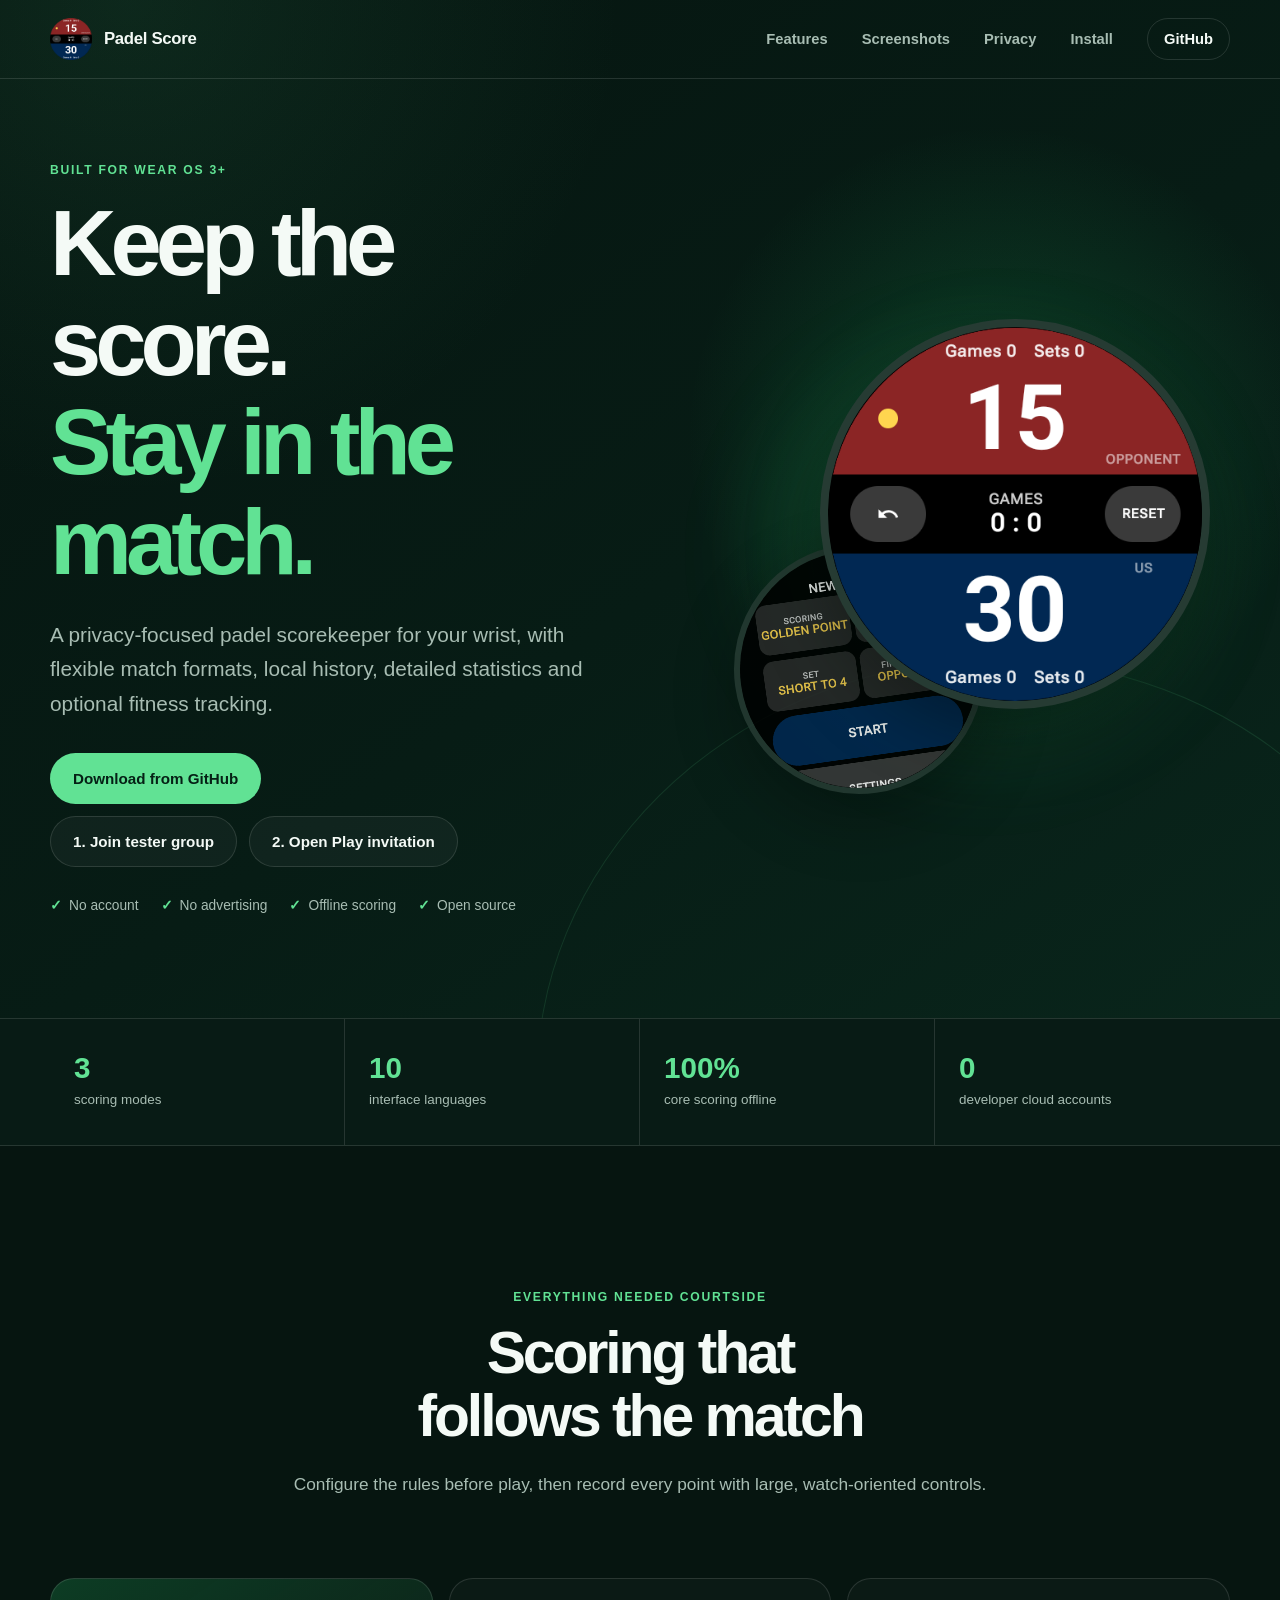
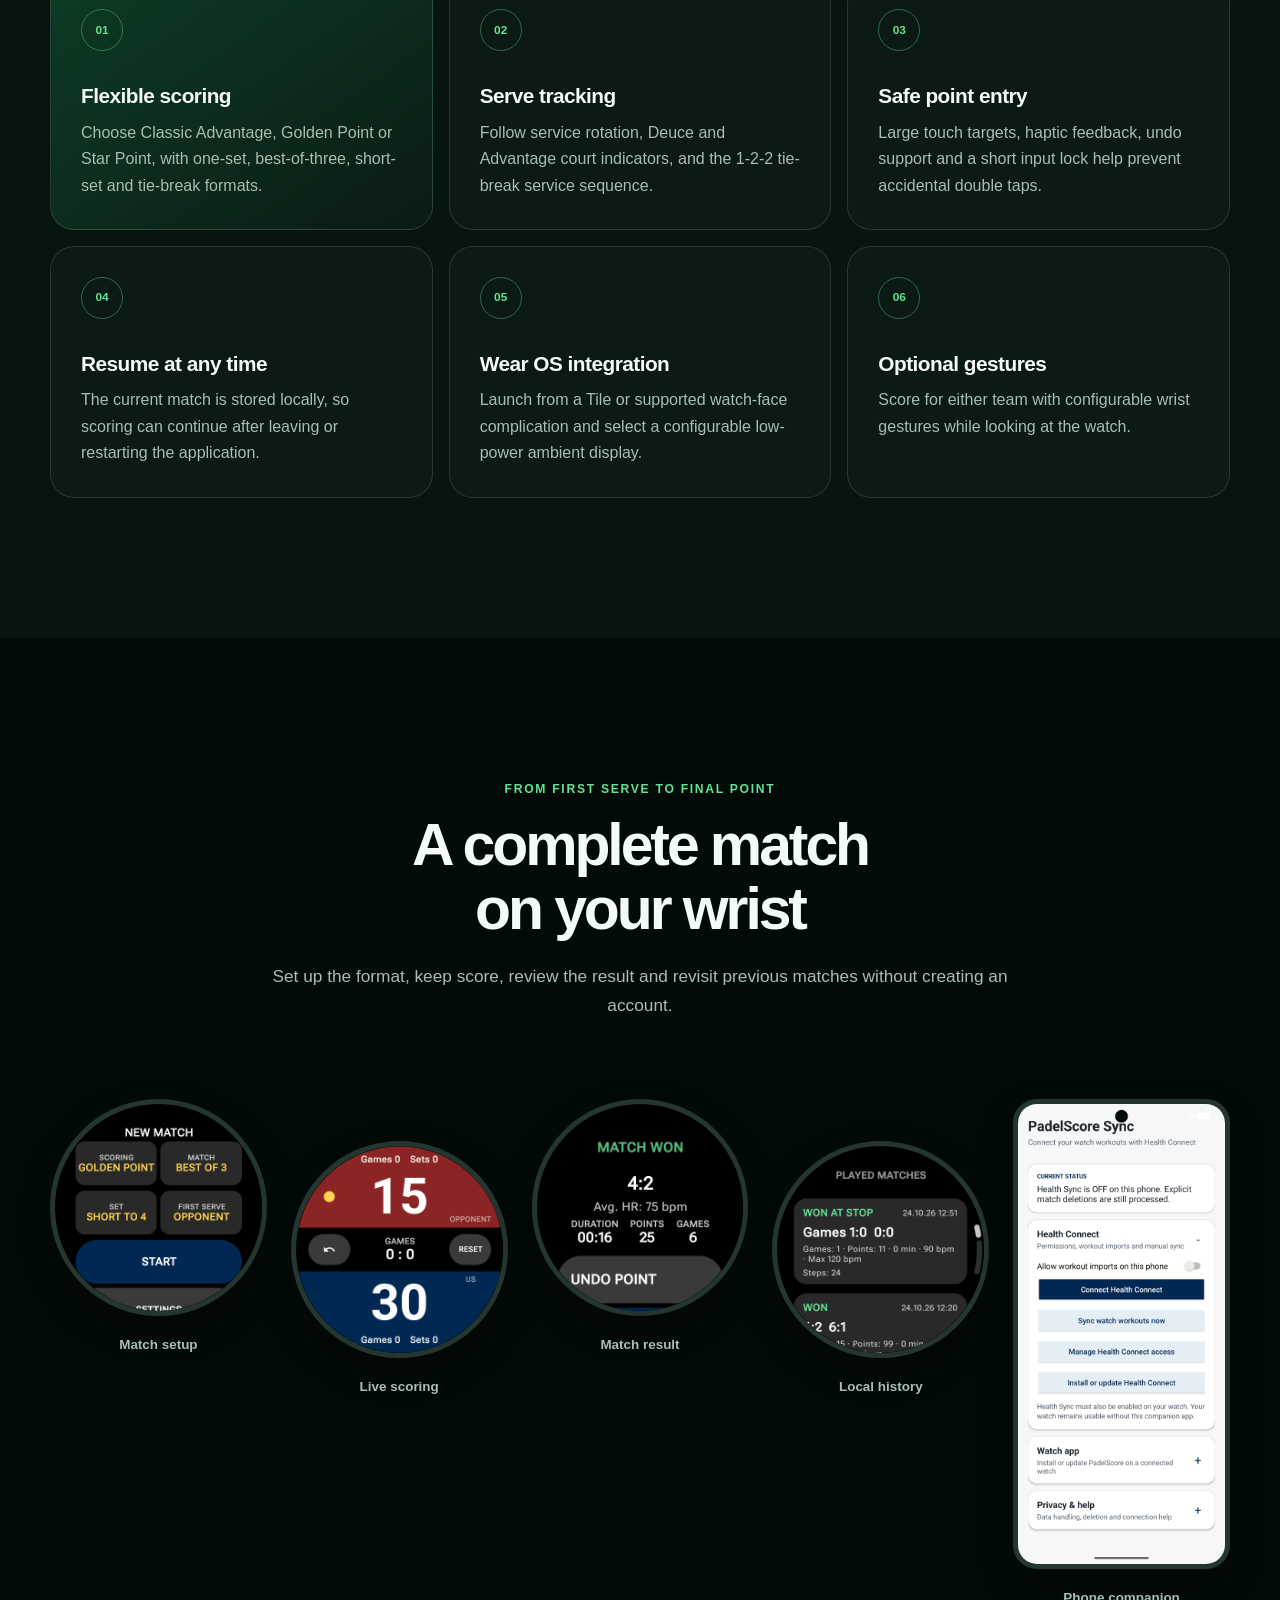
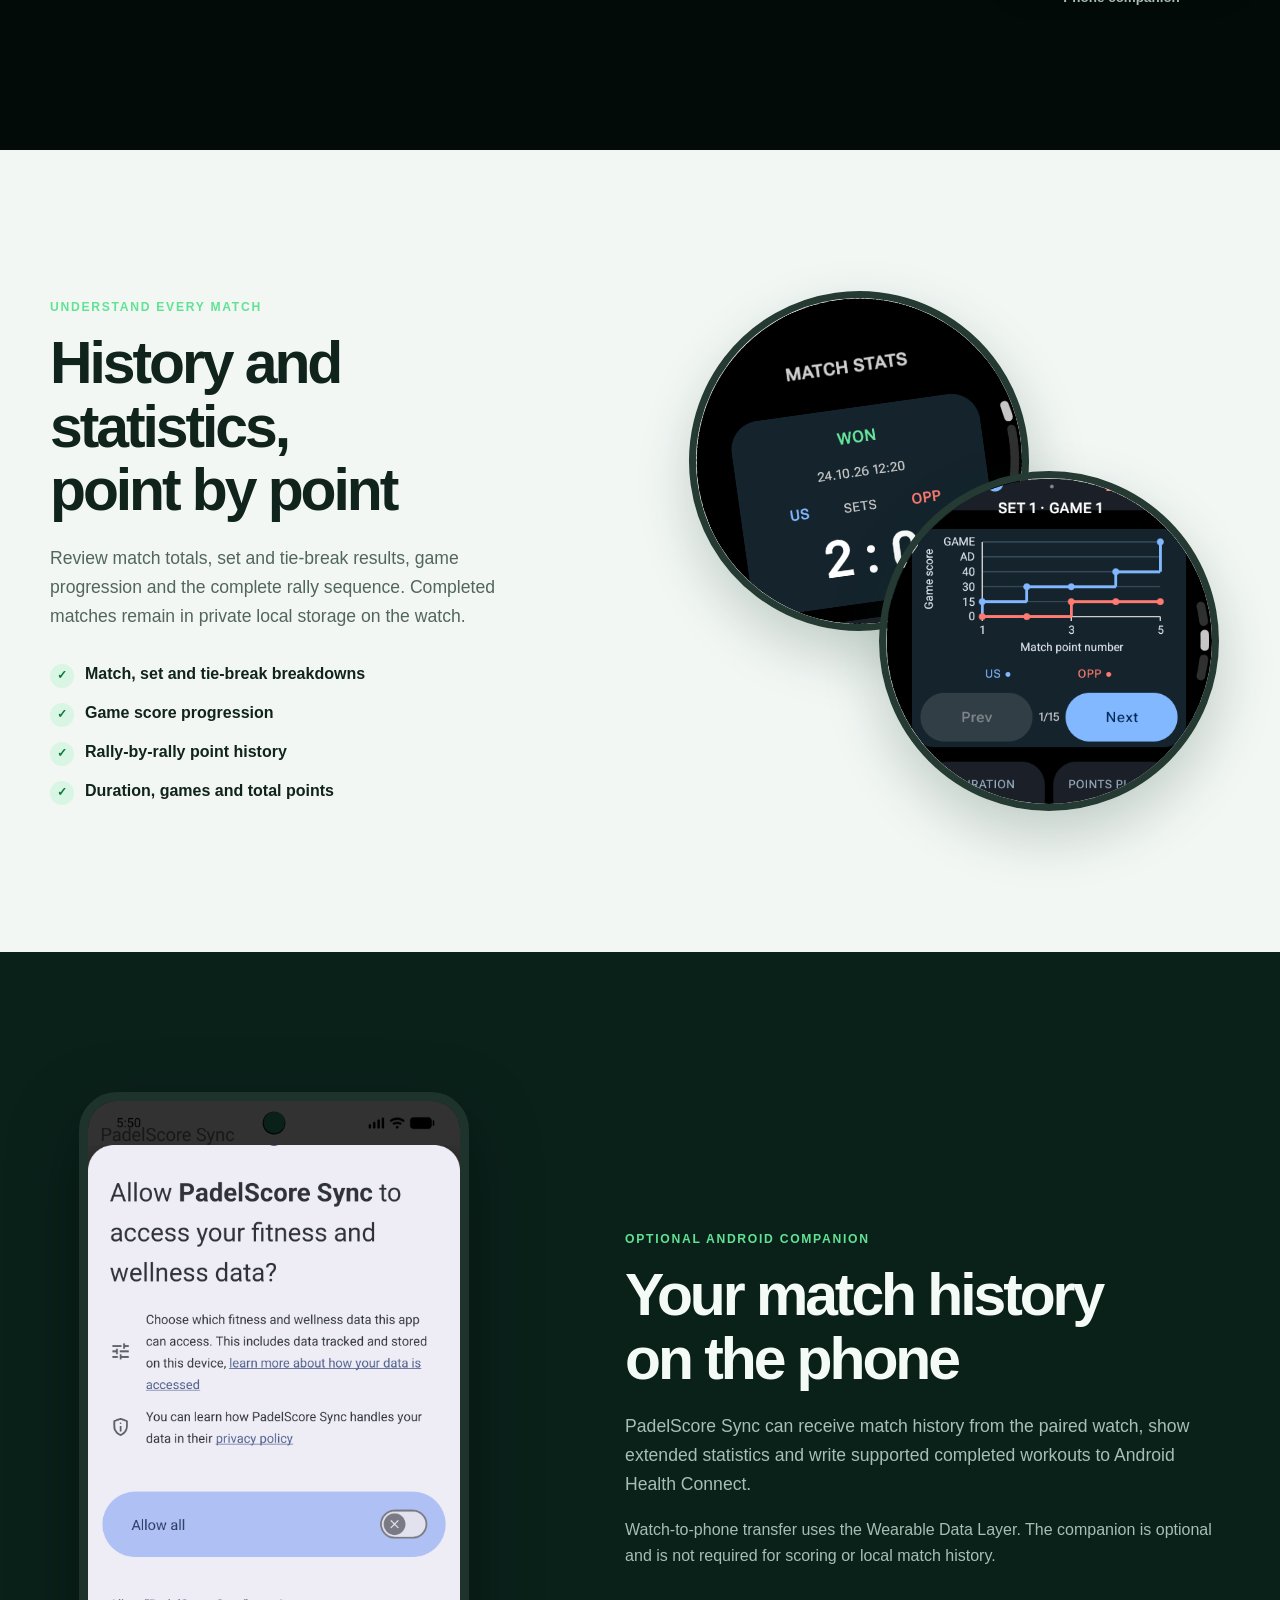
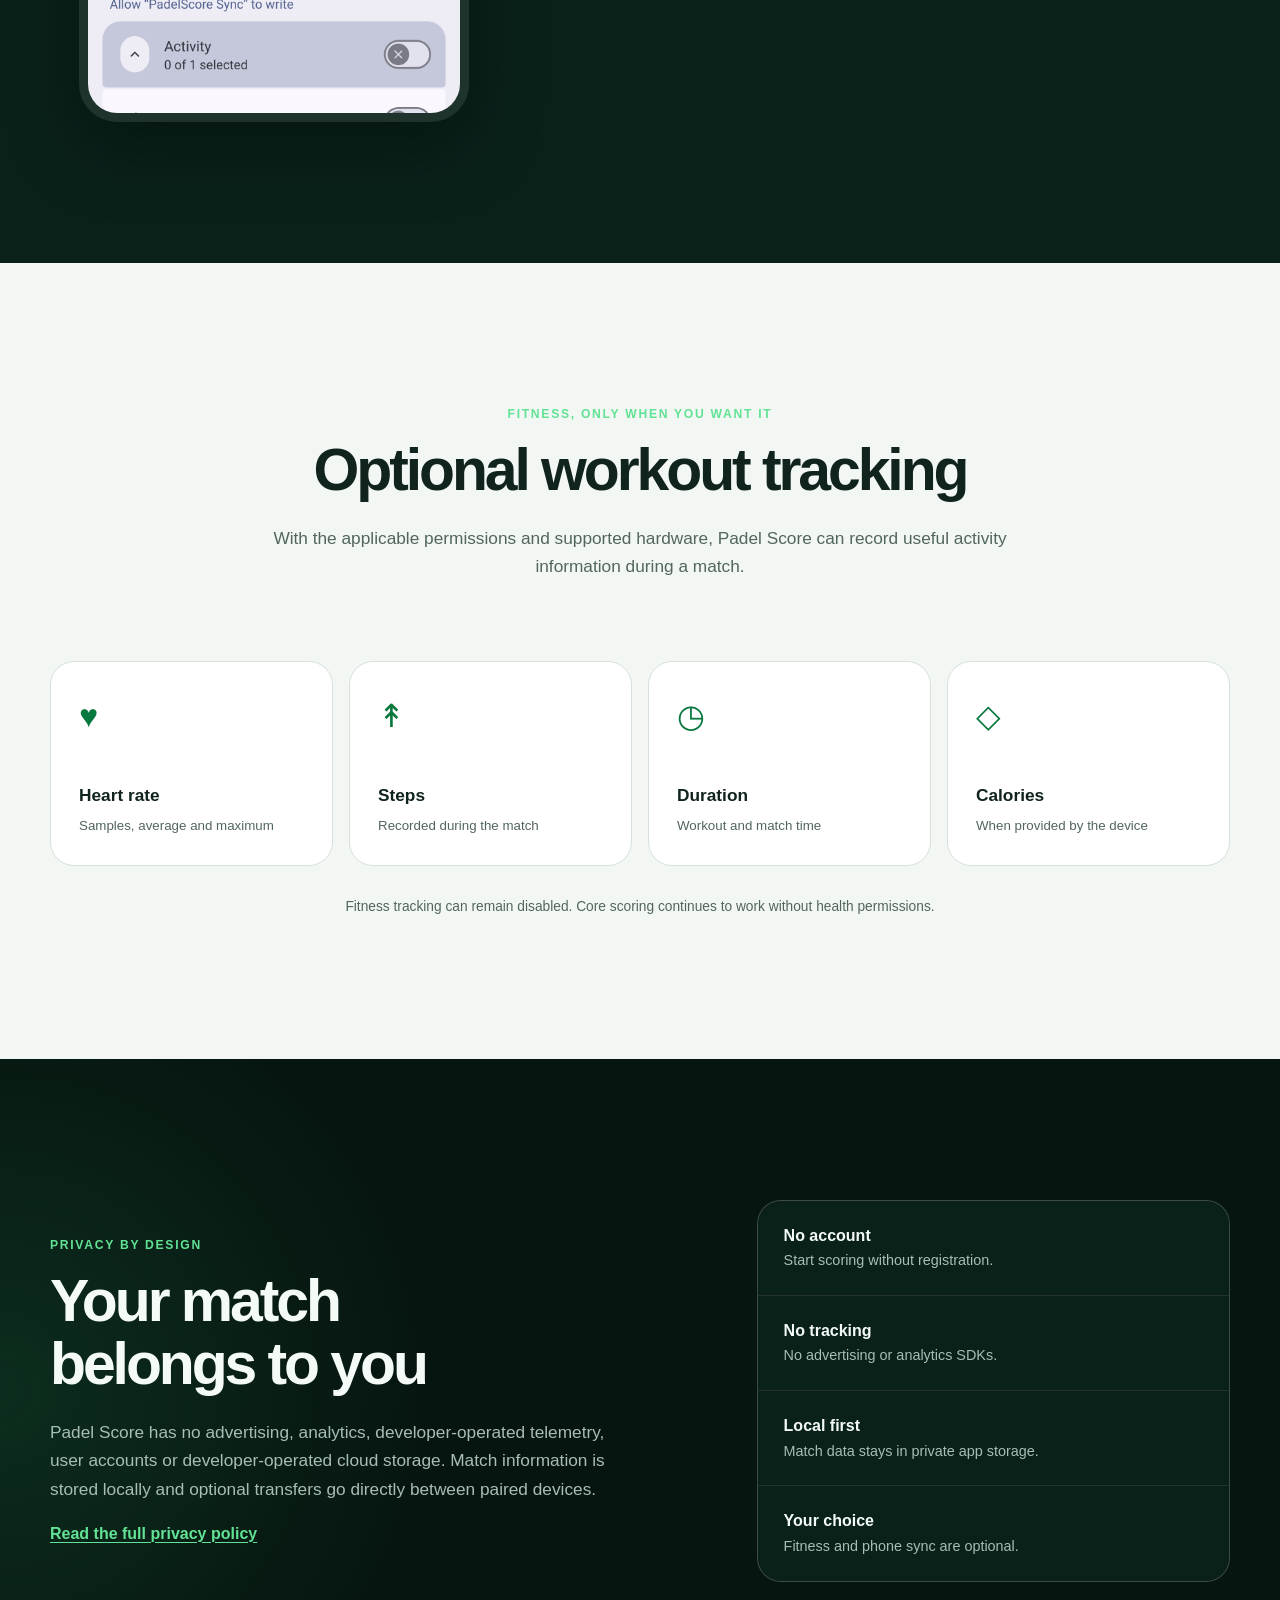
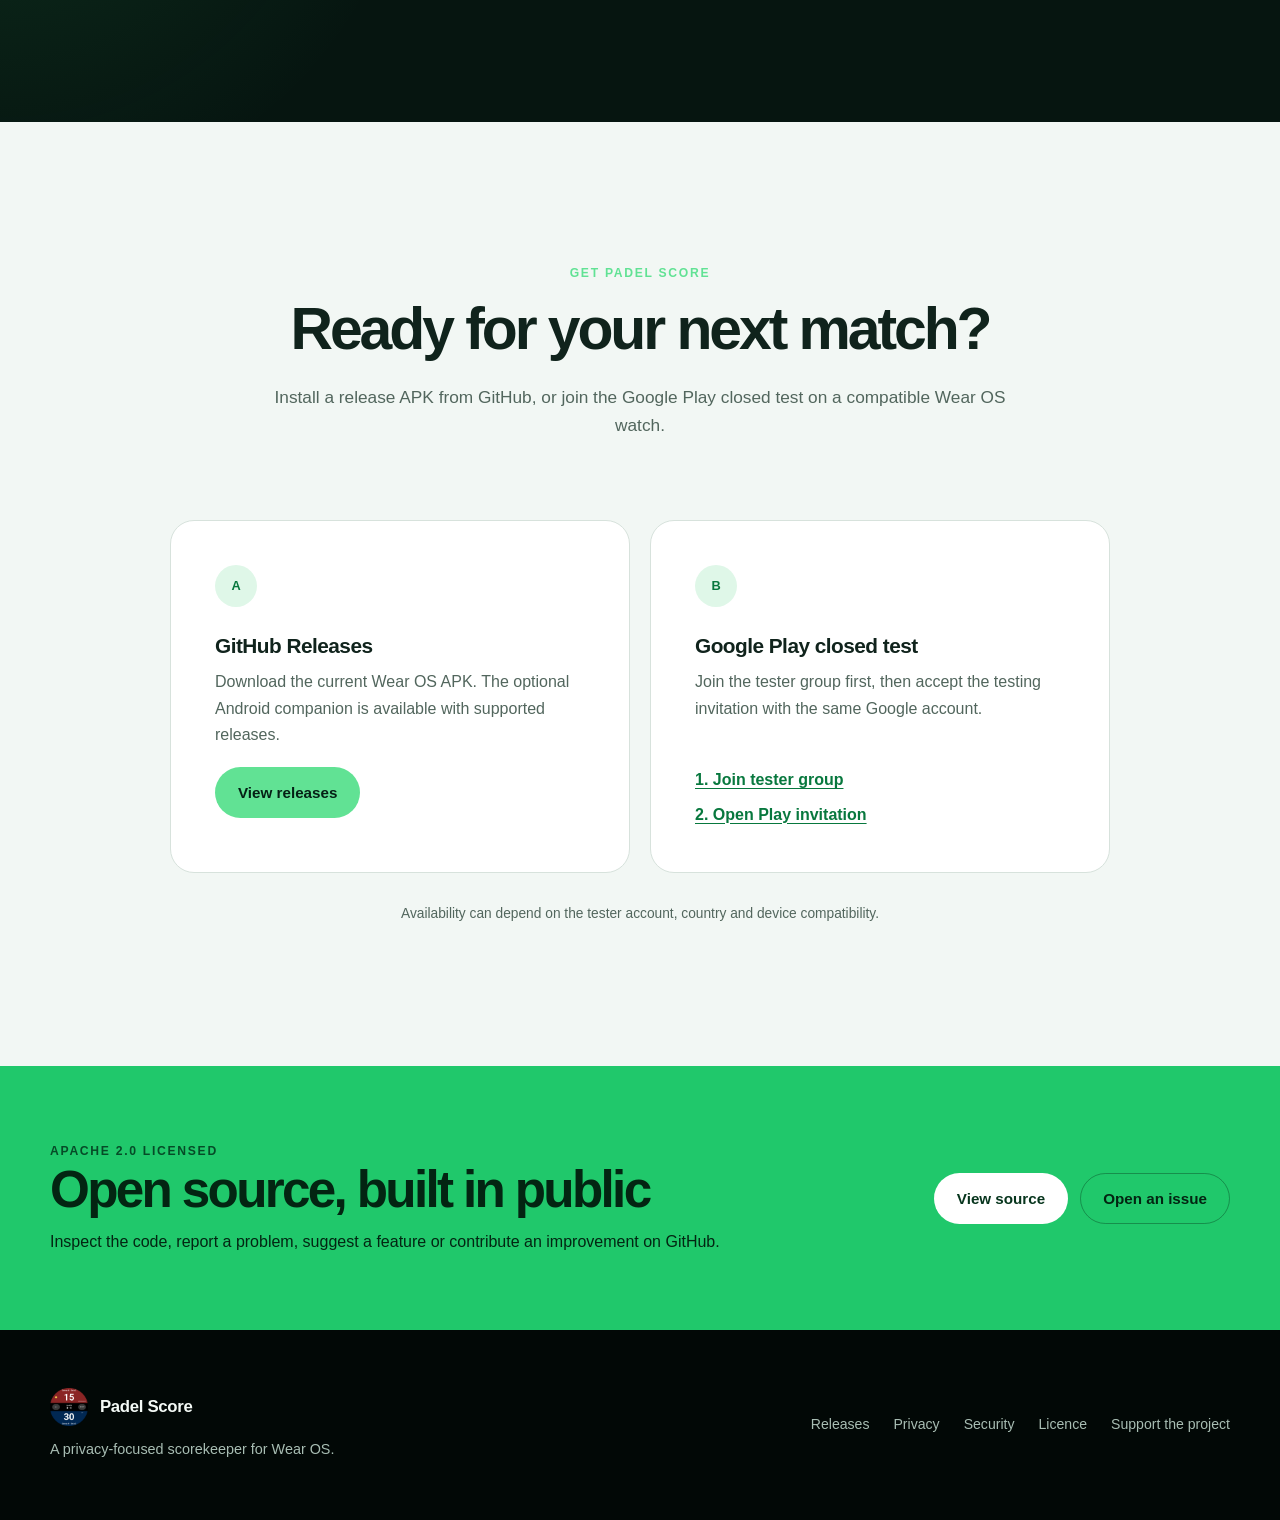
<file: docs/index.html>
<!doctype html>
<html lang="en">
<head>
  <meta charset="utf-8">
  <meta name="viewport" content="width=device-width, initial-scale=1">
  <meta name="description" content="Padel Score is a privacy-focused Wear OS scorekeeper with offline scoring, local match history, detailed statistics and optional fitness tracking.">
  <meta name="theme-color" content="#071b16">
  <meta property="og:type" content="website">
  <meta property="og:title" content="Padel Score for Wear OS">
  <meta property="og:description" content="Keep score on your wrist. No account, no advertising and no developer-operated tracking.">
  <meta property="og:url" content="https://hygros.github.io/PadelScore/">
  <meta property="og:image" content="https://hygros.github.io/PadelScore/screenshots/07_match_scoring.png">
  <meta property="og:image:alt" content="Padel Score match scoring screen on Wear OS">
  <title>Padel Score for Wear OS</title>
  <link rel="icon" href="screenshots/07_match_scoring.png">
  <link rel="stylesheet" href="assets/styles.css">
</head>
<body>
  <a class="skip-link" href="#main">Skip to content</a>

  <header class="site-header">
    <div class="container nav-wrap">
      <a class="brand" href="./" aria-label="Padel Score home">
        <img src="screenshots/07_match_scoring.png" width="42" height="42" alt="">
        <span>Padel Score</span>
      </a>

      <nav aria-label="Main navigation">
        <a href="#features">Features</a>
        <a href="#screenshots">Screenshots</a>
        <a href="#privacy">Privacy</a>
        <a href="#install">Install</a>
        <a class="nav-github" href="https://github.com/Hygros/PadelScore">GitHub</a>
      </nav>
    </div>
  </header>

  <main id="main">
    <section class="hero">
      <div class="container hero-grid">
        <div class="hero-copy">
          <p class="eyebrow">Built for Wear OS 3+</p>
          <h1>Keep the score.<br><span>Stay in the match.</span></h1>
          <p class="hero-lead">
            A privacy-focused padel scorekeeper for your wrist, with flexible match formats,
            local history, detailed statistics and optional fitness tracking.
          </p>

          <div class="actions">
            <a class="button button-primary" href="https://github.com/Hygros/PadelScore/releases">
              Download from GitHub
            </a>
            <a class="button button-secondary" href="https://groups.google.com/g/padel-score-testers">
              1. Join tester group
            </a>
            <a class="button button-secondary" href="https://play.google.com/apps/testing/ch.hygro.padelscore">
              2. Open Play invitation
            </a>
          </div>

          <ul class="trust-list" aria-label="Key product qualities">
            <li>No account</li>
            <li>No advertising</li>
            <li>Offline scoring</li>
            <li>Open source</li>
          </ul>
        </div>

        <div class="hero-visual" aria-label="Padel Score application preview">
          <div class="glow"></div>
          <figure class="watch-shot watch-shot-main">
            <img src="screenshots/07_match_scoring.png" alt="Live Padel Score match showing the current games, points and serving team">
          </figure>
          <figure class="watch-shot watch-shot-back">
            <img src="screenshots/01_new_match.png" alt="New match configuration screen">
          </figure>
        </div>
      </div>
    </section>

    <section class="quick-facts" aria-label="Product facts">
      <div class="container facts-grid">
        <div><strong>3</strong><span>scoring modes</span></div>
        <div><strong>10</strong><span>interface languages</span></div>
        <div><strong>100%</strong><span>core scoring offline</span></div>
        <div><strong>0</strong><span>developer cloud accounts</span></div>
      </div>
    </section>

    <section class="section" id="features">
      <div class="container">
        <div class="section-heading">
          <p class="eyebrow">Everything needed courtside</p>
          <h2>Scoring that follows the match</h2>
          <p>Configure the rules before play, then record every point with large, watch-oriented controls.</p>
        </div>

        <div class="feature-grid">
          <article class="feature-card feature-card-accent">
            <span class="feature-icon" aria-hidden="true">01</span>
            <h3>Flexible scoring</h3>
            <p>Choose Classic Advantage, Golden Point or Star Point, with one-set, best-of-three, short-set and tie-break formats.</p>
          </article>

          <article class="feature-card">
            <span class="feature-icon" aria-hidden="true">02</span>
            <h3>Serve tracking</h3>
            <p>Follow service rotation, Deuce and Advantage court indicators, and the 1-2-2 tie-break service sequence.</p>
          </article>

          <article class="feature-card">
            <span class="feature-icon" aria-hidden="true">03</span>
            <h3>Safe point entry</h3>
            <p>Large touch targets, haptic feedback, undo support and a short input lock help prevent accidental double taps.</p>
          </article>

          <article class="feature-card">
            <span class="feature-icon" aria-hidden="true">04</span>
            <h3>Resume at any time</h3>
            <p>The current match is stored locally, so scoring can continue after leaving or restarting the application.</p>
          </article>

          <article class="feature-card">
            <span class="feature-icon" aria-hidden="true">05</span>
            <h3>Wear OS integration</h3>
            <p>Launch from a Tile or supported watch-face complication and select a configurable low-power ambient display.</p>
          </article>

          <article class="feature-card">
            <span class="feature-icon" aria-hidden="true">06</span>
            <h3>Optional gestures</h3>
            <p>Score for either team with configurable wrist gestures while looking at the watch.</p>
          </article>
        </div>
      </div>
    </section>

    <section class="section section-dark" id="screenshots">
      <div class="container">
        <div class="section-heading">
          <p class="eyebrow">From first serve to final point</p>
          <h2>A complete match on your wrist</h2>
          <p>Set up the format, keep score, review the result and revisit previous matches without creating an account.</p>
        </div>

        <div class="screenshot-row">
          <figure>
            <img src="screenshots/01_new_match.png" loading="lazy" alt="New match setup with scoring mode and match format controls">
            <figcaption>Match setup</figcaption>
          </figure>
          <figure>
            <img src="screenshots/07_match_scoring.png" loading="lazy" alt="Live match scoring with teams, games and points">
            <figcaption>Live scoring</figcaption>
          </figure>
          <figure>
            <img src="screenshots/08_end_match.png" loading="lazy" alt="Completed match result">
            <figcaption>Match result</figcaption>
          </figure>
          <figure>
            <img src="screenshots/09_match_history.png" loading="lazy" alt="Locally stored match history">
            <figcaption>Local history</figcaption>
          </figure>
          <figure>
            <img class="phone-preview" src="screenshots/10_companion.png" loading="lazy" alt="Optional Android companion application">
            <figcaption>Phone companion</figcaption>
          </figure>
        </div>
      </div>
    </section>

    <section class="section stats-section">
      <div class="container split-layout">
        <div>
          <p class="eyebrow">Understand every match</p>
          <h2>History and statistics, point by point</h2>
          <p class="large-copy">
            Review match totals, set and tie-break results, game progression and the complete rally sequence.
            Completed matches remain in private local storage on the watch.
          </p>
          <ul class="check-list">
            <li>Match, set and tie-break breakdowns</li>
            <li>Game score progression</li>
            <li>Rally-by-rally point history</li>
            <li>Duration, games and total points</li>
          </ul>
        </div>

        <div class="stats-visual">
          <img class="stats-front" src="screenshots/stats-03.png" loading="lazy" alt="Game score progression chart">
          <img class="stats-back" src="screenshots/stats-01.png" loading="lazy" alt="Match statistics overview">
        </div>
      </div>
    </section>

    <section class="section companion-section">
      <div class="container split-layout split-layout-reverse">
        <div class="companion-visual">
          <img src="screenshots/11_companion-2.png" loading="lazy" alt="Detailed match view in the optional PadelScore Sync Android application">
        </div>

        <div>
          <p class="eyebrow">Optional Android companion</p>
          <h2>Your match history on the phone</h2>
          <p class="large-copy">
            PadelScore Sync can receive match history from the paired watch, show extended statistics
            and write supported completed workouts to Android Health Connect.
          </p>
          <p>
            Watch-to-phone transfer uses the Wearable Data Layer. The companion is optional and is
            not required for scoring or local match history.
          </p>
        </div>
      </div>
    </section>

    <section class="section fitness-section">
      <div class="container">
        <div class="section-heading">
          <p class="eyebrow">Fitness, only when you want it</p>
          <h2>Optional workout tracking</h2>
          <p>With the applicable permissions and supported hardware, Padel Score can record useful activity information during a match.</p>
        </div>

        <div class="metric-grid">
          <div><span aria-hidden="true">♥</span><strong>Heart rate</strong><small>Samples, average and maximum</small></div>
          <div><span aria-hidden="true">↟</span><strong>Steps</strong><small>Recorded during the match</small></div>
          <div><span aria-hidden="true">◷</span><strong>Duration</strong><small>Workout and match time</small></div>
          <div><span aria-hidden="true">◇</span><strong>Calories</strong><small>When provided by the device</small></div>
        </div>

        <p class="section-note">
          Fitness tracking can remain disabled. Core scoring continues to work without health permissions.
        </p>
      </div>
    </section>

    <section class="section privacy-section" id="privacy">
      <div class="container privacy-panel">
        <div>
          <p class="eyebrow">Privacy by design</p>
          <h2>Your match belongs to you</h2>
          <p>
            Padel Score has no advertising, analytics, developer-operated telemetry, user accounts
            or developer-operated cloud storage. Match information is stored locally and optional
            transfers go directly between paired devices.
          </p>
          <a class="text-link" href="https://github.com/Hygros/PadelScore/blob/main/docs/privacy-policy.md">
            Read the full privacy policy
          </a>
        </div>

        <ul class="privacy-list">
          <li><strong>No account</strong><span>Start scoring without registration.</span></li>
          <li><strong>No tracking</strong><span>No advertising or analytics SDKs.</span></li>
          <li><strong>Local first</strong><span>Match data stays in private app storage.</span></li>
          <li><strong>Your choice</strong><span>Fitness and phone sync are optional.</span></li>
        </ul>
      </div>
    </section>

    <section class="section install-section" id="install">
      <div class="container">
        <div class="section-heading">
          <p class="eyebrow">Get Padel Score</p>
          <h2>Ready for your next match?</h2>
          <p>Install a release APK from GitHub, or join the Google Play closed test on a compatible Wear OS watch.</p>
        </div>

        <div class="install-grid">
          <article>
            <span class="step-number">A</span>
            <h3>GitHub Releases</h3>
            <p>Download the current Wear OS APK. The optional Android companion is available with supported releases.</p>
            <a class="button button-primary" href="https://github.com/Hygros/PadelScore/releases">View releases</a>
          </article>

          <article>
            <span class="step-number">B</span>
            <h3>Google Play closed test</h3>
            <p>Join the tester group first, then accept the testing invitation with the same Google account.</p>
            <div class="stacked-links">
              <a href="https://groups.google.com/g/padel-score-testers">1. Join tester group</a>
              <a href="https://play.google.com/apps/testing/ch.hygro.padelscore">2. Open Play invitation</a>
            </div>
          </article>
        </div>

        <p class="availability-note">Availability can depend on the tester account, country and device compatibility.</p>
      </div>
    </section>

    <section class="open-source">
      <div class="container open-source-inner">
        <div>
          <p class="eyebrow">Apache 2.0 licensed</p>
          <h2>Open source, built in public</h2>
          <p>Inspect the code, report a problem, suggest a feature or contribute an improvement on GitHub.</p>
        </div>
        <div class="actions">
          <a class="button button-light" href="https://github.com/Hygros/PadelScore">View source</a>
          <a class="button button-outline-light" href="https://github.com/Hygros/PadelScore/issues">Open an issue</a>
        </div>
      </div>
    </section>
  </main>

  <footer>
    <div class="container footer-grid">
      <div>
        <a class="brand footer-brand" href="./">
          <img src="screenshots/07_match_scoring.png" width="38" height="38" alt="">
          <span>Padel Score</span>
        </a>
        <p>A privacy-focused scorekeeper for Wear OS.</p>
      </div>

      <div class="footer-links">
        <a href="https://github.com/Hygros/PadelScore/releases">Releases</a>
        <a href="https://github.com/Hygros/PadelScore/blob/main/docs/privacy-policy.md">Privacy</a>
        <a href="https://github.com/Hygros/PadelScore/blob/main/SECURITY.md">Security</a>
        <a href="https://github.com/Hygros/PadelScore/blob/main/LICENSE">Licence</a>
        <a href="https://buymeacoffee.com/hygros">Support the project</a>
      </div>
    </div>
  </footer>
</body>
</html>
</file>
<file: docs/assets/styles.css>
:root {
  color-scheme: dark;
  --bg: #061510;
  --bg-soft: #0a211a;
  --surface: #102a22;
  --surface-light: #f2f7f4;
  --text: #f4faf6;
  --text-dark: #10231c;
  --muted: #a8bdb3;
  --muted-dark: #52665d;
  --accent: #61e294;
  --accent-strong: #20c86b;
  --accent-dark: #08783e;
  --line: rgba(255, 255, 255, 0.12);
  --shadow: 0 24px 70px rgba(0, 0, 0, 0.35);
  --radius: 24px;
  --container: 1180px;
}

* {
  box-sizing: border-box;
}

html {
  scroll-behavior: smooth;
}

body {
  margin: 0;
  overflow-x: hidden;
  background: var(--bg);
  color: var(--text);
  font-family: Inter, Aptos, "Segoe UI", Roboto, Helvetica, Arial, sans-serif;
  font-size: 16px;
  line-height: 1.65;
  text-rendering: optimizeLegibility;
}

img {
  display: block;
  max-width: 100%;
}

a {
  color: inherit;
  text-decoration-thickness: 1px;
  text-underline-offset: 0.2em;
}

a:focus-visible,
button:focus-visible {
  outline: 3px solid #fff;
  outline-offset: 4px;
}

.container {
  width: min(calc(100% - 40px), var(--container));
  margin-inline: auto;
}

.skip-link {
  position: fixed;
  z-index: 100;
  top: 12px;
  left: 12px;
  padding: 10px 16px;
  border-radius: 8px;
  background: #fff;
  color: #000;
  transform: translateY(-160%);
}

.skip-link:focus {
  transform: translateY(0);
}

.site-header {
  position: absolute;
  z-index: 10;
  top: 0;
  right: 0;
  left: 0;
  border-bottom: 1px solid var(--line);
}

.nav-wrap {
  min-height: 78px;
  display: flex;
  align-items: center;
  justify-content: space-between;
  gap: 32px;
}

.brand {
  display: inline-flex;
  align-items: center;
  gap: 12px;
  color: var(--text);
  font-size: 1.05rem;
  font-weight: 750;
  letter-spacing: -0.02em;
  text-decoration: none;
}

.brand img {
  border-radius: 10px;
}

nav {
  display: flex;
  align-items: center;
  gap: clamp(16px, 3vw, 34px);
}

nav a {
  color: var(--muted);
  font-size: 0.92rem;
  font-weight: 650;
  text-decoration: none;
}

nav a:hover {
  color: var(--text);
}

nav .nav-github {
  padding: 8px 16px;
  border: 1px solid var(--line);
  border-radius: 999px;
  color: var(--text);
}

.hero {
  position: relative;
  overflow: hidden;
  min-height: 760px;
  padding: 160px 0 100px;
  background:
    radial-gradient(circle at 78% 43%, rgba(37, 210, 112, 0.2), transparent 27%),
    radial-gradient(circle at 10% 0%, rgba(46, 125, 82, 0.18), transparent 32%),
    linear-gradient(145deg, #061510 0%, #071c15 55%, #09251b 100%);
}

.hero::after {
  position: absolute;
  right: -12%;
  bottom: -45%;
  width: 70%;
  height: 80%;
  border: 1px solid rgba(97, 226, 148, 0.12);
  border-radius: 50%;
  content: "";
  transform: rotate(-8deg);
}

.hero-grid {
  position: relative;
  z-index: 1;
  display: grid;
  grid-template-columns: minmax(0, 1.08fr) minmax(370px, 0.92fr);
  align-items: center;
  gap: clamp(45px, 8vw, 110px);
}

.eyebrow {
  margin: 0 0 14px;
  color: var(--accent);
  font-size: 0.76rem;
  font-weight: 800;
  letter-spacing: 0.14em;
  text-transform: uppercase;
}

h1,
h2,
h3,
p {
  margin-top: 0;
}

h1,
h2,
h3 {
  line-height: 1.08;
  text-wrap: balance;
}

h1 {
  max-width: 760px;
  margin-bottom: 26px;
  font-size: clamp(3.35rem, 7.2vw, 6.3rem);
  letter-spacing: -0.065em;
}

h1 span {
  color: var(--accent);
}

h2 {
  margin-bottom: 22px;
  font-size: clamp(2.25rem, 4.6vw, 4.25rem);
  letter-spacing: -0.052em;
}

h3 {
  margin-bottom: 12px;
  font-size: 1.3rem;
  letter-spacing: -0.025em;
}

.hero-lead {
  max-width: 650px;
  margin-bottom: 32px;
  color: var(--muted);
  font-size: clamp(1.08rem, 2vw, 1.3rem);
}

.actions {
  display: flex;
  flex-wrap: wrap;
  gap: 12px;
}

.hero-copy > .actions {
  display: grid;
  grid-template-columns: repeat(2, max-content);
  align-items: stretch;
}

.hero-copy > .actions .button-primary {
  grid-column: 1 / -1;
  justify-self: start;
}

@media (max-width: 520px) {
  .hero-copy > .actions {
    grid-template-columns: 1fr;
  }

  .hero-copy > .actions .button-primary {
    grid-column: auto;
    justify-self: stretch;
  }
}

.button {
  display: inline-flex;
  min-height: 50px;
  align-items: center;
  justify-content: center;
  padding: 12px 22px;
  border: 1px solid transparent;
  border-radius: 999px;
  font-size: 0.95rem;
  font-weight: 750;
  text-decoration: none;
  transition: transform 160ms ease, background-color 160ms ease, border-color 160ms ease;
}

.button:hover {
  transform: translateY(-2px);
}

.button-primary {
  background: var(--accent);
  color: #052015;
}

.button-primary:hover {
  background: #88efa9;
}

.button-secondary {
  border-color: var(--line);
  background: rgba(255, 255, 255, 0.04);
  color: var(--text);
}

.trust-list {
  display: flex;
  flex-wrap: wrap;
  gap: 7px 22px;
  margin: 28px 0 0;
  padding: 0;
  color: var(--muted);
  font-size: 0.86rem;
  list-style: none;
}

.trust-list li::before {
  margin-right: 7px;
  color: var(--accent);
  content: "✓";
  font-weight: 800;
}

.hero-visual {
  position: relative;
  height: 520px;
}

.glow {
  position: absolute;
  inset: 12% 5% 7%;
  border-radius: 50%;
  background: rgba(54, 231, 128, 0.1);
  filter: blur(40px);
}

.watch-shot {
  position: absolute;
  margin: 0;
  overflow: hidden;
  border: 8px solid #263b33;
  border-radius: 50%;
  background: #000;
  box-shadow: var(--shadow);
}

.watch-shot img {
  width: 100%;
  aspect-ratio: 1;
  object-fit: cover;
}

.watch-shot-main {
  z-index: 2;
  top: 40px;
  right: 4%;
  width: min(82%, 390px);
}

.watch-shot-back {
  bottom: 5px;
  left: 0;
  width: min(53%, 250px);
  border-width: 6px;
  opacity: 0.86;
  transform: rotate(-8deg);
}

.quick-facts {
  border-block: 1px solid var(--line);
  background: #081b15;
}

.facts-grid {
  display: grid;
  grid-template-columns: repeat(4, 1fr);
}

.facts-grid div {
  display: flex;
  min-height: 126px;
  flex-direction: column;
  justify-content: center;
  padding: 24px;
  border-right: 1px solid var(--line);
}

.facts-grid div:last-child {
  border-right: 0;
}

.facts-grid strong {
  color: var(--accent);
  font-size: 1.85rem;
  line-height: 1;
}

.facts-grid span {
  margin-top: 7px;
  color: var(--muted);
  font-size: 0.84rem;
}

.section {
  padding: clamp(85px, 11vw, 145px) 0;
}

.section-heading {
  max-width: 760px;
  margin: 0 auto clamp(48px, 7vw, 80px);
  text-align: center;
}

.section-heading > p:last-child {
  color: var(--muted);
  font-size: 1.08rem;
}

.feature-grid {
  display: grid;
  grid-template-columns: repeat(3, 1fr);
  gap: 16px;
}

.feature-card {
  min-height: 250px;
  padding: 30px;
  border: 1px solid var(--line);
  border-radius: var(--radius);
  background: rgba(255, 255, 255, 0.025);
}

.feature-card-accent {
  background: linear-gradient(145deg, rgba(36, 185, 100, 0.24), rgba(255, 255, 255, 0.025));
}

.feature-card p {
  margin-bottom: 0;
  color: var(--muted);
}

.feature-icon {
  display: grid;
  width: 42px;
  height: 42px;
  margin-bottom: 34px;
  place-items: center;
  border: 1px solid rgba(97, 226, 148, 0.4);
  border-radius: 50%;
  color: var(--accent);
  font-size: 0.74rem;
  font-weight: 800;
}

.section-dark {
  background: #030b08;
}

.screenshot-row {
  display: grid;
  grid-template-columns: repeat(5, 1fr);
  gap: clamp(12px, 2vw, 24px);
}

.screenshot-row figure {
  margin: 0;
  text-align: center;
}

.screenshot-row img {
  width: 100%;
  border: 5px solid #24362f;
  border-radius: 50%;
  box-shadow: 0 14px 35px rgba(0, 0, 0, 0.35);
}

.screenshot-row figure:nth-child(even) {
  padding-top: 42px;
}

.screenshot-row figcaption {
  margin-top: 18px;
  color: var(--muted);
  font-size: 0.84rem;
  font-weight: 650;
}

.screenshot-row .phone-preview {
  border-radius: 24px;
}

.stats-section,
.fitness-section,
.install-section {
  background: var(--surface-light);
  color: var(--text-dark);
}

.split-layout {
  display: grid;
  grid-template-columns: minmax(0, 0.95fr) minmax(400px, 1.05fr);
  align-items: center;
  gap: clamp(50px, 10vw, 130px);
}

.large-copy {
  color: var(--muted-dark);
  font-size: 1.1rem;
}

.check-list {
  display: grid;
  gap: 12px;
  margin: 30px 0 0;
  padding: 0;
  list-style: none;
}

.check-list li {
  font-weight: 650;
}

.check-list li::before {
  display: inline-grid;
  width: 24px;
  height: 24px;
  margin-right: 11px;
  place-items: center;
  border-radius: 50%;
  background: #d9f5e4;
  color: var(--accent-dark);
  content: "✓";
  font-size: 0.75rem;
}

.stats-visual {
  position: relative;
  min-height: 520px;
}

.stats-visual img {
  position: absolute;
  width: min(66%, 340px);
  border: 7px solid #253a32;
  border-radius: 50%;
  box-shadow: 0 24px 55px rgba(21, 57, 40, 0.22);
}

.stats-front {
  z-index: 2;
  right: 2%;
  bottom: 0;
}

.stats-back {
  top: 0;
  left: 2%;
  transform: rotate(-8deg);
}

.companion-section {
  background: #0a211a;
}

.split-layout-reverse {
  grid-template-columns: minmax(400px, 0.85fr) minmax(0, 1.15fr);
}

.companion-visual {
  display: flex;
  justify-content: center;
}

.companion-visual img {
  width: min(100%, 390px);
  max-height: 630px;
  border: 9px solid #1e332b;
  border-radius: 38px;
  box-shadow: var(--shadow);
  object-fit: cover;
  object-position: top;
}

.companion-section .large-copy,
.companion-section p:last-child {
  color: var(--muted);
}

.fitness-section .section-heading > p:last-child {
  color: var(--muted-dark);
}

.metric-grid {
  display: grid;
  grid-template-columns: repeat(4, 1fr);
  gap: 16px;
}

.metric-grid div {
  display: flex;
  min-height: 205px;
  flex-direction: column;
  padding: 28px;
  border: 1px solid #d7e2dc;
  border-radius: var(--radius);
  background: #fff;
}

.metric-grid span {
  margin-bottom: auto;
  color: var(--accent-dark);
  font-size: 2rem;
}

.metric-grid strong {
  font-size: 1.08rem;
}

.metric-grid small {
  margin-top: 5px;
  color: var(--muted-dark);
}

.section-note,
.availability-note {
  margin: 30px auto 0;
  color: var(--muted-dark);
  font-size: 0.86rem;
  text-align: center;
}

.privacy-section {
  background:
    radial-gradient(circle at 0 50%, rgba(56, 208, 119, 0.13), transparent 32%),
    var(--bg);
}

.privacy-panel {
  display: grid;
  grid-template-columns: 1.1fr 0.9fr;
  gap: clamp(50px, 10vw, 130px);
  align-items: center;
}

.privacy-panel > div > p:not(.eyebrow) {
  max-width: 650px;
  color: var(--muted);
  font-size: 1.08rem;
}

.text-link {
  color: var(--accent);
  font-weight: 750;
}

.privacy-list {
  display: grid;
  gap: 1px;
  margin: 0;
  padding: 0;
  overflow: hidden;
  border: 1px solid var(--line);
  border-radius: var(--radius);
  background: var(--line);
  list-style: none;
}

.privacy-list li {
  display: flex;
  flex-direction: column;
  padding: 22px 26px;
  background: #0a211a;
}

.privacy-list span {
  color: var(--muted);
  font-size: 0.9rem;
}

.install-section .section-heading > p:last-child {
  color: var(--muted-dark);
}

.install-grid {
  display: grid;
  max-width: 940px;
  margin-inline: auto;
  grid-template-columns: repeat(2, 1fr);
  gap: 20px;
}

.install-grid article {
  padding: clamp(28px, 4vw, 44px);
  border: 1px solid #d7e2dc;
  border-radius: var(--radius);
  background: #fff;
}

.install-grid article p {
  min-height: 82px;
  color: var(--muted-dark);
}

.step-number {
  display: grid;
  width: 42px;
  height: 42px;
  margin-bottom: 28px;
  place-items: center;
  border-radius: 50%;
  background: #dff7e8;
  color: var(--accent-dark);
  font-size: 0.8rem;
  font-weight: 800;
}

.stacked-links {
  display: flex;
  flex-direction: column;
  align-items: flex-start;
  gap: 8px;
}

.stacked-links a {
  color: var(--accent-dark);
  font-weight: 750;
}

.open-source {
  padding: 75px 0;
  background: var(--accent-strong);
  color: #032512;
}

.open-source-inner {
  display: flex;
  align-items: center;
  justify-content: space-between;
  gap: 50px;
}

.open-source h2 {
  margin-bottom: 12px;
  font-size: clamp(2rem, 4vw, 3.3rem);
}

.open-source p {
  max-width: 670px;
  margin-bottom: 0;
}

.open-source .eyebrow {
  color: #064b27;
}

.button-light {
  background: #fff;
  color: #07351d;
}

.button-outline-light {
  border-color: rgba(3, 37, 18, 0.35);
  color: #032512;
}

footer {
  padding: 58px 0;
  background: #020806;
}

.footer-grid {
  display: flex;
  align-items: center;
  justify-content: space-between;
  gap: 40px;
}

.footer-brand {
  margin-bottom: 12px;
}

footer p {
  margin-bottom: 0;
  color: var(--muted);
  font-size: 0.9rem;
}

.footer-links {
  display: flex;
  flex-wrap: wrap;
  justify-content: flex-end;
  gap: 12px 24px;
}

.footer-links a {
  color: var(--muted);
  font-size: 0.88rem;
  text-decoration: none;
}

.footer-links a:hover {
  color: var(--text);
}

@media (max-width: 900px) {
  .hero-grid,
  .split-layout,
  .split-layout-reverse,
  .privacy-panel {
    grid-template-columns: 1fr;
  }

  .hero {
    padding-top: 140px;
  }

  .hero-copy {
    text-align: center;
  }

  .hero-lead,
  .actions,
  .trust-list {
    justify-content: center;
    margin-right: auto;
    margin-left: auto;
  }

  .hero-visual {
    width: min(100%, 560px);
    margin-inline: auto;
  }

  .feature-grid {
    grid-template-columns: repeat(2, 1fr);
  }

  .split-layout-reverse .companion-visual {
    order: 2;
  }

  .metric-grid {
    grid-template-columns: repeat(2, 1fr);
  }

  .privacy-panel {
    max-width: 740px;
  }

  .open-source-inner {
    align-items: flex-start;
    flex-direction: column;
  }
}

@media (max-width: 680px) {
  .container {
    width: min(calc(100% - 28px), var(--container));
  }

  .site-header {
    position: relative;
    background: #061510;
  }

  .nav-wrap {
    min-height: 68px;
  }

  nav a:not(.nav-github) {
    display: none;
  }

  .hero {
    min-height: 0;
    padding: 82px 0 70px;
  }

  h1 {
    font-size: clamp(3rem, 15vw, 4.5rem);
  }

  .hero-visual {
    height: 390px;
  }

  .watch-shot-main {
    right: 1%;
    width: min(78%, 310px);
  }

  .watch-shot-back {
    width: min(50%, 190px);
  }

  .facts-grid {
    grid-template-columns: repeat(2, 1fr);
  }

  .facts-grid div:nth-child(2) {
    border-right: 0;
  }

  .facts-grid div:nth-child(-n + 2) {
    border-bottom: 1px solid var(--line);
  }

  .feature-grid,
  .install-grid {
    grid-template-columns: 1fr;
  }

  .feature-card {
    min-height: 0;
  }

  .screenshot-row {
    width: calc(100% + 14px);
    grid-template-columns: repeat(5, 180px);
    overflow-x: auto;
    scroll-snap-type: x mandatory;
    scrollbar-color: var(--accent-dark) transparent;
  }

  .screenshot-row figure {
    scroll-snap-align: start;
  }

  .screenshot-row figure:nth-child(even) {
    padding-top: 0;
  }

  .stats-visual {
    min-height: 390px;
  }

  .stats-visual img {
    width: min(62%, 260px);
    border-width: 5px;
  }

  .companion-visual img {
    max-height: 560px;
  }

  .metric-grid {
    grid-template-columns: 1fr;
  }

  .metric-grid div {
    min-height: 160px;
  }

  .install-grid article p {
    min-height: 0;
  }

  .footer-grid {
    align-items: flex-start;
    flex-direction: column;
  }

  .footer-links {
    justify-content: flex-start;
  }
}

@media (prefers-reduced-motion: reduce) {
  html {
    scroll-behavior: auto;
  }

  *,
  *::before,
  *::after {
    scroll-behavior: auto !important;
    transition-duration: 0.01ms !important;
  }
}
</file>
